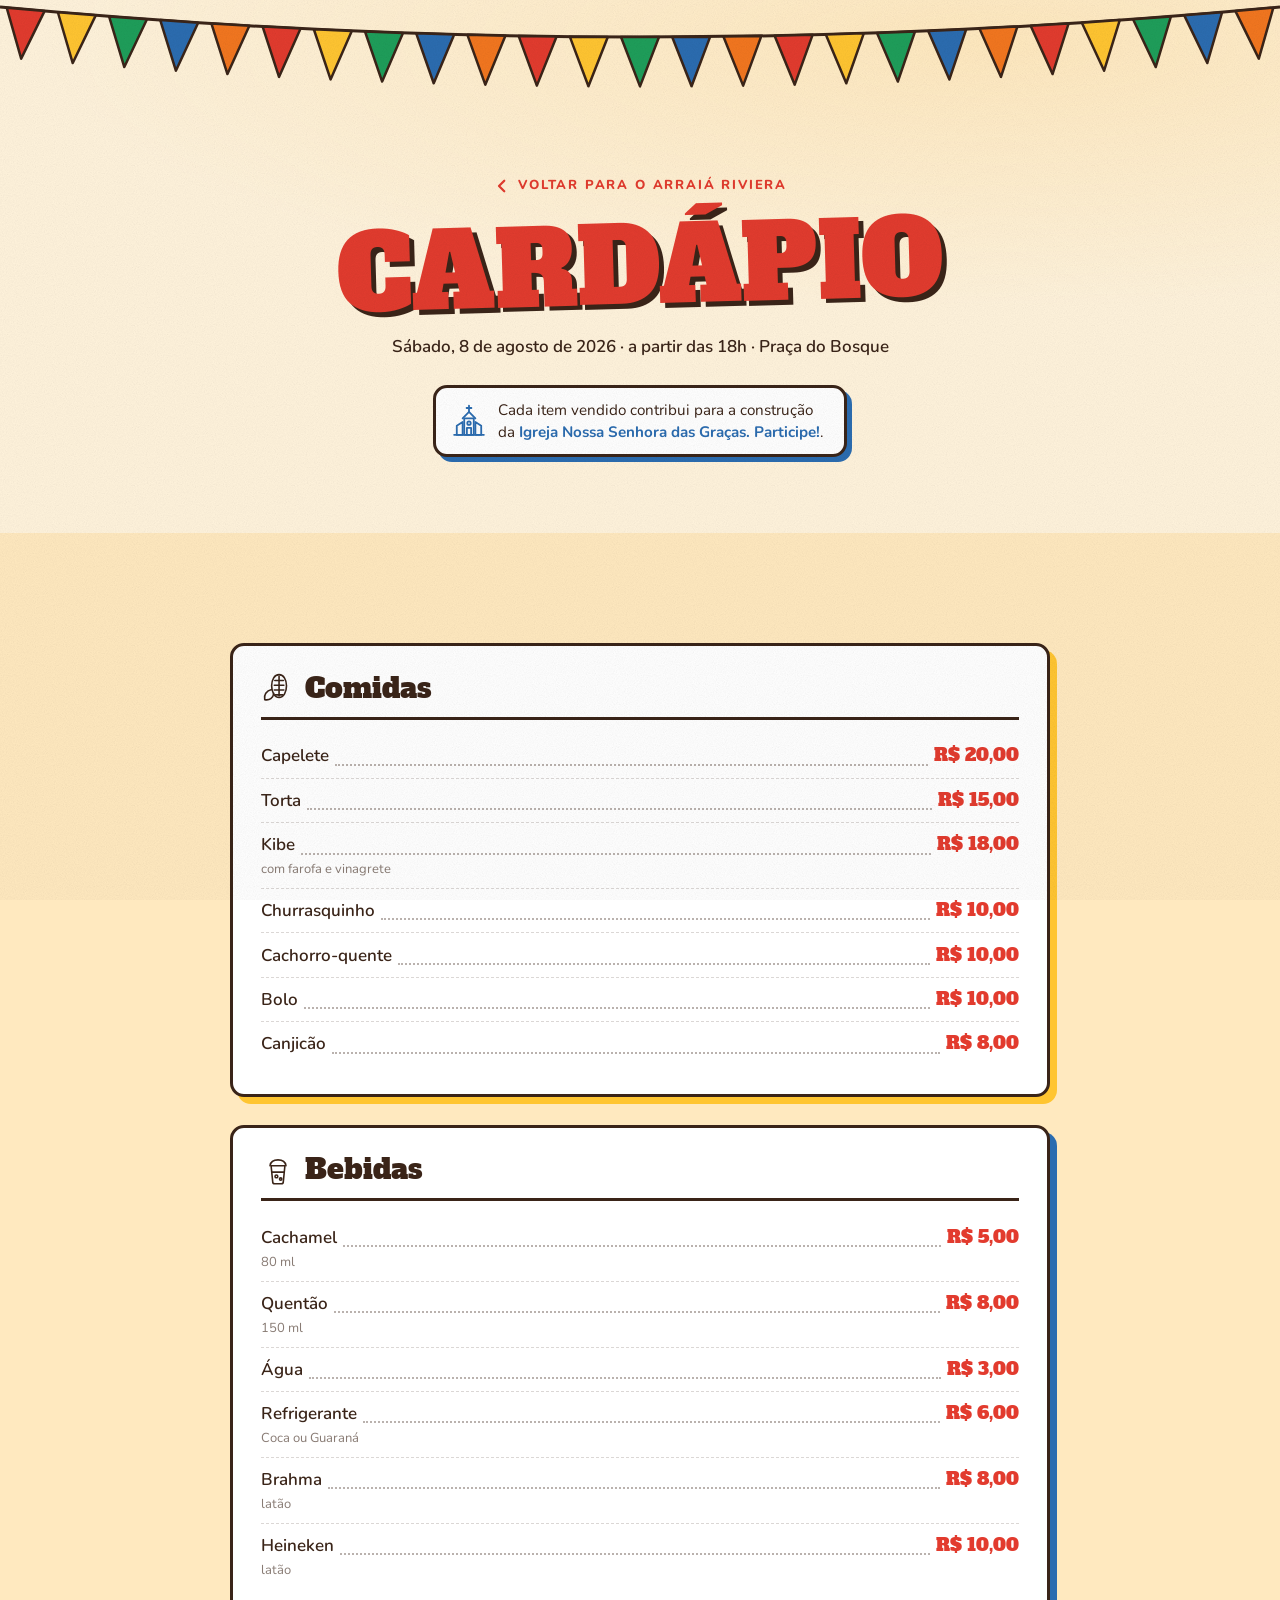
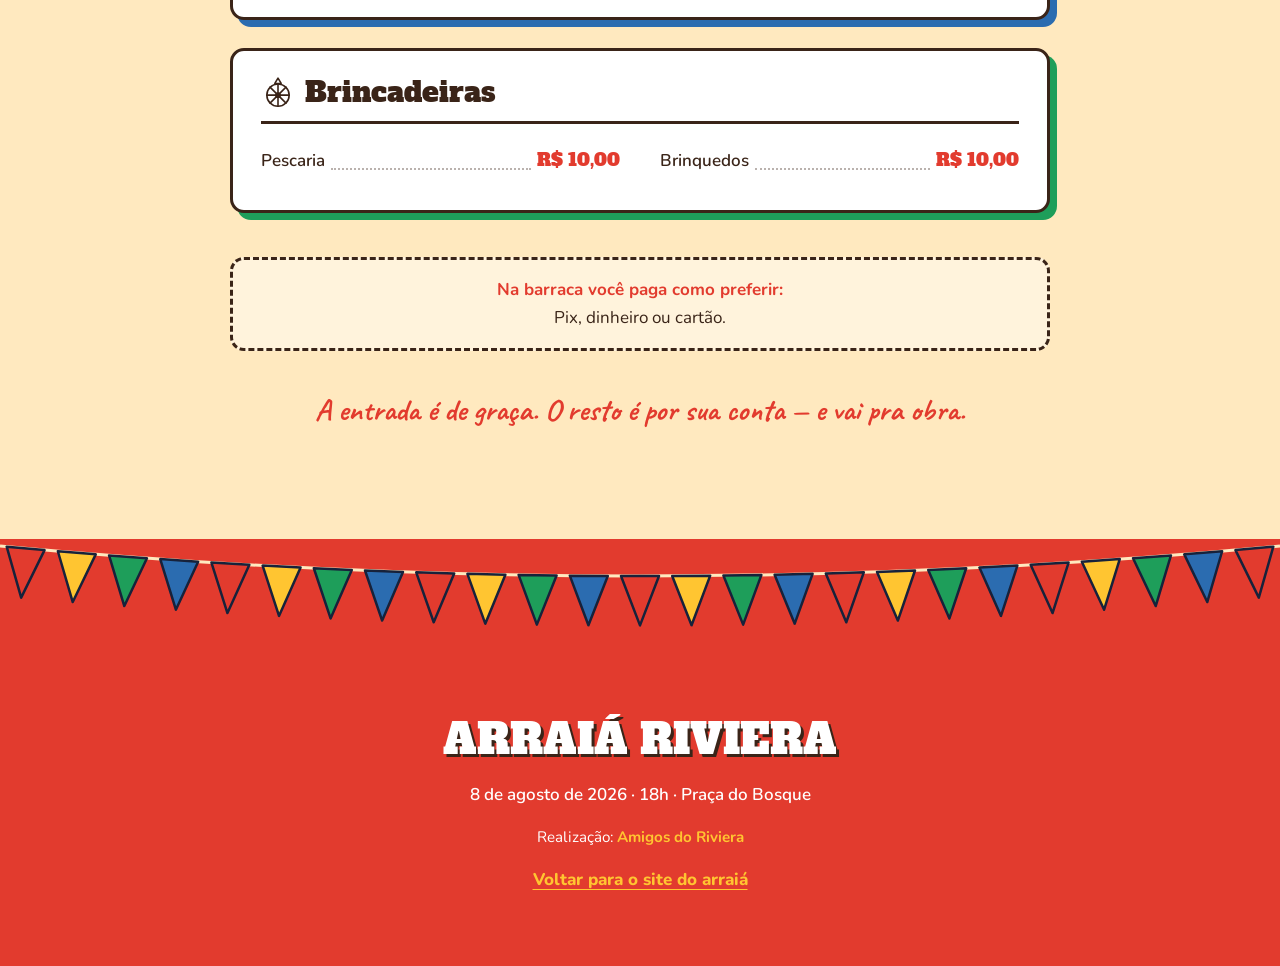
<file: cardapio.html>
<!doctype html>
<html lang="pt-BR">
<head>
<meta charset="utf-8">
<meta name="viewport" content="width=device-width, initial-scale=1">
<title>Cardápio — Arraiá Riviera</title>
<meta name="description" content="O cardápio do Arraiá Riviera: capelete, churrasquinho, kibe, cachorro-quente, canjicão, quentão, cerveja gelada e as brincadeiras. Sábado, 8 de agosto de 2026, na Praça do Bosque, em Colatina/ES.">
<meta name="theme-color" content="#FFF3DC">

<link rel="canonical" href="https://arraia-riviera.vercel.app/cardapio.html">
<meta property="og:type" content="website">
<meta property="og:title" content="Cardápio — Arraiá Riviera">
<meta property="og:description" content="Comidas, bebidas e brincadeiras do arraiá, com os preços. Toda a renda vai para a construção da Igreja Nossa Senhora das Graças.">
<meta property="og:image" content="assets/imagens/foto2.jpeg">
<meta property="og:locale" content="pt_BR">
<meta name="twitter:card" content="summary_large_image">

<link rel="icon" href="favicon.svg" type="image/svg+xml">
<link rel="preconnect" href="https://fonts.googleapis.com">
<link rel="preconnect" href="https://fonts.gstatic.com" crossorigin>
<link rel="stylesheet" href="https://fonts.googleapis.com/css2?family=Alfa+Slab+One&family=Caveat:wght@600;700&family=Nunito:wght@400;600;800&display=swap">
<link rel="stylesheet" href="styles.css">
</head>
<body>

<a class="pular" href="#conteudo">Pular para o conteúdo</a>

<!-- ============ Sprite de ícones (os mesmos da home) ============ -->
<svg class="sprite" aria-hidden="true" focusable="false">
  <defs>
    <symbol id="i-milho" viewBox="0 0 64 64">
      <path d="M34 5c9 0 14 10 14 21s-5 22-14 22-14-11-14-22S25 5 34 5Z"/>
      <path d="M34 8v37M26 16h16M25 25h18M25 34h18M27 43h14"/>
      <path d="M20 33C10 35 5 43 7 52c9 2 16-3 17-12"/>
    </symbol>
    <symbol id="i-copo" viewBox="0 0 64 64">
      <path d="M19 24h26l-3 30a4 4 0 0 1-4 4H26a4 4 0 0 1-4-4Z"/>
      <path d="M17 24c1-7 7-11 15-11s14 4 15 11"/>
      <path d="M21 36h22"/>
      <circle cx="29" cy="44" r="2.6"/><circle cx="37" cy="49" r="2.2"/>
    </symbol>
    <symbol id="i-roleta" viewBox="0 0 64 64">
      <circle cx="32" cy="36" r="21"/>
      <path d="M32 15v42M11 36h42M17 21l30 30M47 21 17 51"/>
      <circle cx="32" cy="36" r="4"/>
      <path d="M32 4l6 10H26Z"/>
    </symbol>
    <symbol id="i-igreja" viewBox="0 0 64 64">
      <path d="M32 3v11M27.5 7.5h9"/>
      <path d="M20 27 32 15l12 12"/>
      <path d="M23 27h18v31H23z"/>
      <path d="M9 41l11-7v24H9zM55 41l-11-7v24h11z"/>
      <path d="M28 45h8v13h-8z"/>
      <circle cx="32" cy="36" r="3.2"/>
      <path d="M4 58h56"/>
    </symbol>
  </defs>
</svg>

<!-- ============ TOPO ============ -->
<header class="sec sec--capa">
  <div class="varal varal--hero" data-varal data-cores="vermelho,amarelo,verde,azul,laranja" aria-hidden="true"></div>

  <div class="wrap capa">
    <a class="voltar" href="index.html">
      <svg viewBox="0 0 24 24" aria-hidden="true"><path d="M15 5l-7 7 7 7"/></svg>
      Voltar para o Arraiá Riviera
    </a>

    <h1 class="placa placa--capa">
      <span class="placa__l1">Cardápio</span>
    </h1>

    <p class="capa__evento">Sábado, 8 de agosto de 2026 · a partir das 18h · Praça do Bosque</p>

    <p class="selo-linha selo-causa">
      <svg class="selo-linha__ico" aria-hidden="true"><use href="#i-igreja"/></svg>
      <span>Cada item vendido contribui para a construção da <strong>Igreja Nossa Senhora das Graças. Participe!</strong>.</span>
    </p>
  </div>
</header>

<main id="conteudo" class="sec sec--cardapio">
  <div class="wrap cardapio">

    <!-- EDITAR: o cardápio é editado aqui mesmo. Pra incluir um item, copie uma
         linha <li class="item"> e troque o nome e o preço. -->
    <section class="grupo" style="--cor:var(--amarelo)" data-reveal aria-labelledby="g-comidas">
      <h2 class="grupo__titulo" id="g-comidas">
        <svg class="grupo__ico" aria-hidden="true"><use href="#i-milho"/></svg>
        Comidas
      </h2>
      <ul class="itens">
        <li class="item"><span class="item__nome">Capelete</span><span class="item__pontos" aria-hidden="true"></span><span class="item__preco">R$ 20,00</span></li>
        <li class="item"><span class="item__nome">Torta</span><span class="item__pontos" aria-hidden="true"></span><span class="item__preco">R$ 15,00</span></li>
        <li class="item"><span class="item__nome">Kibe</span><span class="item__pontos" aria-hidden="true"></span><span class="item__preco">R$ 18,00</span><span class="item__nota">com farofa e vinagrete</span></li>
        <li class="item"><span class="item__nome">Churrasquinho</span><span class="item__pontos" aria-hidden="true"></span><span class="item__preco">R$ 10,00</span></li>
        <li class="item"><span class="item__nome">Cachorro-quente</span><span class="item__pontos" aria-hidden="true"></span><span class="item__preco">R$ 10,00</span></li>
        <li class="item"><span class="item__nome">Bolo</span><span class="item__pontos" aria-hidden="true"></span><span class="item__preco">R$ 10,00</span></li>
        <li class="item"><span class="item__nome">Canjicão</span><span class="item__pontos" aria-hidden="true"></span><span class="item__preco">R$ 8,00</span></li>
      </ul>
    </section>

    <section class="grupo" style="--cor:var(--azul)" data-reveal aria-labelledby="g-bebidas">
      <h2 class="grupo__titulo" id="g-bebidas">
        <svg class="grupo__ico" aria-hidden="true"><use href="#i-copo"/></svg>
        Bebidas
      </h2>
      <ul class="itens">
        <li class="item"><span class="item__nome">Cachamel</span><span class="item__pontos" aria-hidden="true"></span><span class="item__preco">R$ 5,00</span><span class="item__nota">80 ml</span></li>
        <li class="item"><span class="item__nome">Quentão</span><span class="item__pontos" aria-hidden="true"></span><span class="item__preco">R$ 8,00</span><span class="item__nota">150 ml</span></li>
        <li class="item"><span class="item__nome">Água</span><span class="item__pontos" aria-hidden="true"></span><span class="item__preco">R$ 3,00</span></li>
        <li class="item"><span class="item__nome">Refrigerante</span><span class="item__pontos" aria-hidden="true"></span><span class="item__preco">R$ 6,00</span><span class="item__nota">Coca ou Guaraná</span></li>
        <li class="item"><span class="item__nome">Brahma</span><span class="item__pontos" aria-hidden="true"></span><span class="item__preco">R$ 8,00</span><span class="item__nota">latão</span></li>
        <li class="item"><span class="item__nome">Heineken</span><span class="item__pontos" aria-hidden="true"></span><span class="item__preco">R$ 10,00</span><span class="item__nota">latão</span></li>
      </ul>
    </section>

    <section class="grupo grupo--curto" style="--cor:var(--verde)" data-reveal aria-labelledby="g-brincadeiras">
      <h2 class="grupo__titulo" id="g-brincadeiras">
        <svg class="grupo__ico" aria-hidden="true"><use href="#i-roleta"/></svg>
        Brincadeiras
      </h2>
      <ul class="itens">
        <li class="item"><span class="item__nome">Pescaria</span><span class="item__pontos" aria-hidden="true"></span><span class="item__preco">R$ 10,00</span></li>
        <li class="item"><span class="item__nome">Brinquedos</span><span class="item__pontos" aria-hidden="true"></span><span class="item__preco">R$ 10,00</span></li>
      </ul>
    </section>

    <p class="pagamento">
      <strong>Na barraca você paga como preferir:</strong>
      Pix, dinheiro ou cartão.
    </p>

    <p class="mao cardapio__mao">A entrada é de graça. O resto é por sua conta — e vai pra obra.</p>
  </div>
</main>

<!-- ============ RODAPÉ ============ -->
<footer class="rodape">
  <div class="varal varal--rodape" data-varal data-cores="vermelho,amarelo,verde,azul" aria-hidden="true"></div>
  <div class="wrap rodape__wrap">
    <p class="rodape__marca">Arraiá Riviera</p>
    <p class="rodape__data">8 de agosto de 2026 · 18h · Praça do Bosque</p>
    <p class="rodape__org">Realização: <strong data-organizador>Amigos do Riviera</strong></p>
    <p class="rodape__links">
      <a href="index.html">Voltar para o site do arraiá</a>
    </p>
  </div>
</footer>

<script src="script.js"></script>
</body>
</html>
</file>
<file: styles.css>
/* ==========================================================================
   Arraiá Riviera — papel + xilogravura
   Paleta tirada de bandeirinha de papel de seda. Texto em marrom-tinta,
   nunca preto. Contorno grosso e sombra dura deslocada = traço de xilogravura.
   ========================================================================== */

:root{
  --papel:    #FFF3DC;
  --papel-2:  #FFE9BF;
  --tinta:    #3A2418;
  --vermelho: #E23B2E;
  --amarelo:  #FFC531;
  --verde:    #1E9E5A;
  --azul:     #2B6CB0;
  --laranja:  #F2761F;
  --noite:    #17223B;
  --noite-2:  #1F2E4F;

  --f-display: 'Alfa Slab One', Rockwell, Georgia, serif;
  --f-mao: 'Caveat', 'Segoe Script', cursive;
  --f-corpo: 'Nunito', system-ui, -apple-system, 'Segoe UI', sans-serif;

  --linha: 3px;                    /* espessura do contorno de xilogravura */
  --varal-h: 118px;
  --raio: 14px;
}

*,*::before,*::after{ box-sizing:border-box; }

html{ scroll-behavior:smooth; }

body{
  margin:0;
  background:var(--papel);
  color:var(--tinta);
  font-family:var(--f-corpo);
  font-size:1.0625rem;
  line-height:1.65;
  -webkit-font-smoothing:antialiased;
  overflow-x:hidden;
}

/* grão de papel por cima de tudo, sem atrapalhar cliques */
body::after{
  content:"";
  position:fixed; inset:0; z-index:99;
  pointer-events:none;
  opacity:.32;
  mix-blend-mode:multiply;
  background-image:url("data:image/svg+xml,%3Csvg xmlns='http://www.w3.org/2000/svg' width='160' height='160'%3E%3Cfilter id='n'%3E%3CfeTurbulence type='fractalNoise' baseFrequency='.9' numOctaves='3' stitchTiles='stitch'/%3E%3CfeColorMatrix type='saturate' values='0'/%3E%3C/filter%3E%3Crect width='160' height='160' filter='url(%23n)' opacity='.5'/%3E%3C/svg%3E");
}

img{ max-width:100%; display:block; }
.sprite{ position:absolute; width:0; height:0; overflow:hidden; }

/* ---------- acessibilidade ---------- */
.pular{
  position:absolute; left:-9999px; top:0; z-index:200;
  background:var(--tinta); color:var(--papel);
  padding:.75rem 1.25rem; border-radius:0 0 var(--raio) 0;
  font-weight:800;
}
.pular:focus{ left:0; }

:focus-visible{
  outline:4px solid var(--azul);
  outline-offset:3px;
  border-radius:4px;
}
.sec--noite :focus-visible{ outline-color:var(--amarelo); }

/* ---------- estrutura ---------- */
.wrap{
  width:100%;
  max-width:1080px;
  margin-inline:auto;
  padding-inline:clamp(20px,5vw,40px);
}

.sec{
  position:relative;
  padding-block:clamp(64px,9vw,110px);
}
.sec--atracoes,
.sec--palco,
.rodape{ padding-top:clamp(110px,13vw,168px); }

.sec--noite{ background:var(--noite); color:var(--papel); }
.sec--noite::before{
  content:""; position:absolute; inset:0; pointer-events:none;
  background-image:
    radial-gradient(2px 2px at 12% 18%, rgba(255,240,200,.7), transparent),
    radial-gradient(1.5px 1.5px at 78% 12%, rgba(255,240,200,.55), transparent),
    radial-gradient(2px 2px at 62% 34%, rgba(255,240,200,.45), transparent),
    radial-gradient(1.5px 1.5px at 32% 62%, rgba(255,240,200,.4), transparent),
    radial-gradient(2px 2px at 88% 72%, rgba(255,240,200,.5), transparent),
    radial-gradient(1.5px 1.5px at 8% 84%, rgba(255,240,200,.35), transparent);
}
.sec--noite > .wrap{ position:relative; z-index:1; }

/* ---------- tipografia ---------- */
.sobrelinha{
  margin:0 0 .6rem;
  font-size:.8125rem;
  font-weight:800;
  letter-spacing:.18em;
  text-transform:uppercase;
  color:var(--vermelho);
}
.sobrelinha--clara{ color:var(--amarelo); }
.sobrelinha--centro{ text-align:center; }
.sobrelinha--mao{
  font-family:var(--f-mao);
  font-size:clamp(1.3rem,3.4vw,1.75rem);
  font-weight:700;
  letter-spacing:0;
  text-transform:none;
  color:var(--verde);
}

.mao{
  font-family:var(--f-mao);
  font-size:clamp(1.4rem,3.6vw,1.9rem);
  font-weight:700;
  line-height:1.25;
  color:var(--vermelho);
}

.titulo{
  font-family:var(--f-display);
  font-weight:400;
  font-size:clamp(2rem,5.4vw,3.5rem);
  line-height:1.05;
  letter-spacing:.005em;
  margin:0 0 1.25rem;
  text-shadow:3px 3px 0 var(--amarelo);
}
.titulo--centro{ text-align:center; margin-bottom:clamp(2rem,5vw,3.25rem); }
.titulo--claro{ color:var(--papel); text-shadow:3px 3px 0 var(--vermelho); }

/* placa pintada à mão do hero */
.placa{
  margin:.2rem 0 1.5rem;
  font-family:var(--f-display);
  font-weight:400;
  font-size:clamp(3.4rem,15.5vw,9.5rem);
  line-height:.86;
  letter-spacing:-.005em;
  text-transform:uppercase;
  display:flex; flex-direction:column; align-items:flex-start;
}
.placa__l1,
.placa__l2{ display:block; transform-origin:left center; }
.placa__l1{
  color:var(--vermelho);
  transform:rotate(-1.6deg);
  text-shadow:5px 5px 0 var(--tinta);
}
.placa__l2{
  color:var(--azul);
  transform:rotate(1.1deg);
  margin-left:.06em;
  text-shadow:5px 5px 0 var(--amarelo);
}

/* ---------- varal de bandeirinhas (elemento assinatura) ---------- */
.varal{
  position:absolute;
  inset-inline:0;
  top:0;
  height:var(--varal-h);
  z-index:5;
  pointer-events:none;
  --sway:0deg;                 /* atualizado pelo scroll no script.js */
}
.varal svg{ display:block; width:100%; height:100%; overflow:visible; }
.varal .corda{ fill:none; stroke:var(--tinta); stroke-width:3; }
.varal--noite .corda,
.varal--rodape .corda{ stroke:var(--papel-2); }
.varal .bandeira{
  stroke:var(--tinta);
  stroke-width:2.5;
  stroke-linejoin:round;
  transform-box:fill-box;
  transform-origin:top center;
  animation:balanca 3.4s ease-in-out infinite alternate;
}
.varal--noite .bandeira,
.varal--rodape .bandeira{ stroke:var(--noite); }

@keyframes balanca{
  from{ transform:rotate(calc(-2.2deg + var(--sway))); }
  to  { transform:rotate(calc( 2.2deg + var(--sway))); }
}

/* ---------- hero ---------- */
.hero{
  padding-top:clamp(130px,17vw,200px);
  padding-bottom:clamp(56px,8vw,90px);
  background:
    radial-gradient(120% 80% at 78% 8%, var(--papel-2), transparent 62%),
    var(--papel);
  overflow:hidden;
}
.hero__wrap{ position:relative; z-index:1; }
.hero__lead{
  max-width:34ch;
  font-size:clamp(1.05rem,2.3vw,1.3rem);
  margin:0 0 2rem;
}

/* ficha de dados: quatro tiras de papel */
.ficha{
  list-style:none;
  margin:0 0 2rem;
  padding:0;
  display:grid;
  gap:.75rem;
  grid-template-columns:repeat(auto-fit,minmax(160px,1fr));
  max-width:760px;
}
.ficha li{
  background:#fff;
  border:var(--linha) solid var(--tinta);
  border-radius:var(--raio);
  padding:.85rem 1rem;
  box-shadow:5px 5px 0 var(--amarelo);
}
.ficha li.ficha--free{ box-shadow:5px 5px 0 var(--verde); }
.ficha__rot{
  display:block;
  font-size:.6875rem; font-weight:800;
  letter-spacing:.16em; text-transform:uppercase;
  color:var(--vermelho);
}
.ficha strong{
  display:block;
  font-family:var(--f-display); font-weight:400;
  font-size:1.35rem; line-height:1.2; margin-block:.15rem;
}
.ficha__nota{
  display:block;
  font-size:.8125rem; opacity:.7;
}

/* selos do hero — uma linha emoldurada por informação que não pode passar batida */
.selo-linha{
  display:flex; align-items:center; gap:.75rem;
  max-width:46ch;
  margin:0 0 .85rem;
  padding:.7rem 1rem;
  background:#fff;
  border:var(--linha) solid var(--tinta);
  border-radius:var(--raio);
  font-size:.95rem; line-height:1.45;
  color:var(--tinta); text-decoration:none;
}
.selo-linha__ico{
  width:34px; height:34px; flex:none;
  fill:none; stroke-width:3.4;
  stroke-linecap:round; stroke-linejoin:round;
}
/* a doação, em azul — a cor de Nossa Senhora das Graças. É o último selo do
   hero, então é ele que abre espaço até a ficha do evento. */
.selo-causa{
  margin-bottom:2rem;
  box-shadow:5px 5px 0 var(--azul);
}
.selo-causa .selo-linha__ico{ stroke:var(--azul); }
.selo-causa strong{ color:var(--azul); }

/* a música ao vivo, em vermelho. É link: leva pra seção do palco. */
.selo-musica{
  box-shadow:5px 5px 0 var(--vermelho);
  transition:transform .15s ease, box-shadow .15s ease;
}
.selo-musica .selo-linha__ico{ stroke:var(--vermelho); }
.selo-musica strong{ color:var(--vermelho); }
.selo-musica:hover{ transform:translate(-2px,-2px); box-shadow:8px 8px 0 var(--vermelho); }

/* contagem regressiva — placa emoldurada, o destaque do hero */
.contagem{ margin:0 0 2rem; }
.contagem--destaque{
  /* block + fit-content: a placa encolhe até o conteúdo, mas continua
     ocupando a linha toda — o botão logo abaixo não sobe pro lado dela. */
  display:block;
  width:fit-content;
  max-width:100%;
  padding:1.15rem clamp(1rem,3vw,1.6rem) 1.25rem;
  background:#fff;
  border:var(--linha) solid var(--tinta);
  border-radius:var(--raio);
  box-shadow:8px 8px 0 var(--vermelho);
}
.contagem__rot{
  margin:0 0 .65rem;
  font-family:var(--f-mao);
  font-size:clamp(1.5rem,4vw,2.1rem); font-weight:700;
  line-height:1.1;
  color:var(--vermelho);
}
.contagem__blocos{ display:flex; flex-wrap:wrap; gap:clamp(.5rem,1.6vw,.85rem); }
.bloco{
  min-width:clamp(76px,17vw,104px);
  text-align:center;
  background:var(--tinta);
  color:var(--papel);
  border:var(--linha) solid var(--tinta);
  border-radius:12px;
  padding:.55rem .7rem .5rem;
  box-shadow:4px 4px 0 var(--cor,var(--amarelo));
}
.bloco b{
  display:block;
  font-family:var(--f-display); font-weight:400;
  font-size:clamp(2.1rem,6.2vw,3.15rem); line-height:1.02;
  font-variant-numeric:tabular-nums;
  color:var(--cor,var(--amarelo));
}
.bloco i{
  display:block;
  font-style:normal;
  margin-top:.2rem;
  font-size:.6875rem; font-weight:800;
  letter-spacing:.14em; text-transform:uppercase;
  opacity:.85;
}
.contagem__pe{
  margin:.85rem 0 0;
  font-size:.75rem; font-weight:800;
  letter-spacing:.16em; text-transform:uppercase;
  color:var(--tinta); opacity:.6;
}
.contagem--fim .contagem__blocos,
.contagem--fim .contagem__pe{ display:none; }
.contagem--fim .contagem__rot{
  max-width:30ch;
  margin:0;
  font-size:clamp(1.5rem,3.6vw,2rem);
  color:var(--vermelho);
}

/* ---------- botão ---------- */
.botao{
  display:inline-flex; align-items:center; gap:.6rem;
  background:var(--vermelho); color:#fff;
  font-family:var(--f-corpo); font-weight:800;
  font-size:1.05rem; text-decoration:none;
  padding:.9rem 1.5rem;
  border:var(--linha) solid var(--tinta);
  border-radius:999px;
  box-shadow:5px 5px 0 var(--tinta);
  transition:transform .15s ease, box-shadow .15s ease;
}
.botao--grande{ font-size:clamp(1.05rem,2.2vw,1.2rem); padding:1rem 1.9rem; }
.botao--claro{ background:var(--amarelo); color:var(--tinta); box-shadow:5px 5px 0 var(--papel-2); }
.botao:hover{ transform:translate(-2px,-2px); box-shadow:8px 8px 0 var(--tinta); }
.botao--claro:hover{ box-shadow:8px 8px 0 var(--papel-2); }
.botao:active{ transform:translate(2px,2px); box-shadow:2px 2px 0 var(--tinta); }
.botao__ico{
  width:22px; height:22px; flex:none;
  fill:none; stroke:currentColor; stroke-width:2; stroke-linejoin:round;
}

/* ---------- o convite ---------- */
.sec--convite{ background:var(--papel-2); }
.convite{
  display:grid; gap:clamp(2rem,5vw,3.5rem);
  grid-template-columns:1fr;
  align-items:center;
}
.convite__texto p{ max-width:48ch; }
.mao--assinatura{ margin-top:1.5rem; }
.arte-fogueira{ width:min(100%,260px); margin-inline:auto; }
.arte-fogueira use{ fill:none; stroke:var(--tinta); stroke-width:3.2; stroke-linecap:round; stroke-linejoin:round; }

/* ---------- como foi em 2025 ----------
   O mural alinha o vídeo e a foto retrato pela matemática das colunas:
   vídeo 9:16 em 3fr  →  altura 3u × 16/9 = 5.333u
   foto  3:4  em 4fr  →  altura 4u ×  4/3 = 5.333u
   Ou seja: topo e base batem em qualquer largura de tela, sem altura fixa. */
.mural{
  display:grid;
  gap:clamp(1.25rem,3vw,2rem);
  grid-template-columns:1fr;
  justify-items:center;
  margin-bottom:clamp(1.25rem,3vw,2rem);
}

.filme,
.retrato,
.mural__faixa{
  margin:0;
  width:100%;
}
.filme__quadro{ position:relative; }
/* height:auto, nunca 100%: num pai de altura automática o percentual não
   resolve, a imagem tomava a figure inteira e a legenda ficava de fora do
   fluxo — caía em cima do texto da coluna seguinte. A altura certa vem da
   aspect-ratio que cada uma declara logo abaixo. */
.filme__video,
.retrato img,
.mural__faixa img{
  display:block;
  width:100%; height:auto;
  background:var(--noite-2);
  border:var(--linha) solid var(--amarelo);
  border-radius:var(--raio);
  box-shadow:8px 8px 0 rgba(0,0,0,.4);
  object-fit:cover;
}
.filme__video{ aspect-ratio:9/16; }
.retrato img{ aspect-ratio:3/4; }
.mural__faixa img{ aspect-ratio:3/2; object-position:center 62%; }

.filme figcaption,
.retrato figcaption,
.mural__faixa figcaption{
  margin-top:.7rem;
  font-family:var(--f-mao);
  font-size:1.2rem;
  text-align:center;
  color:var(--amarelo); opacity:.85;
}

/* botão de play por cima do poster. Sai de cena quando o vídeo começa,
   liberando os controles nativos do navegador. */
.filme__play{
  position:absolute;
  inset:0;
  display:grid; place-content:center;
  gap:.5rem;
  background:rgba(23,34,59,.32);
  border:none;
  border-radius:var(--raio);
  color:var(--papel);
  font-family:var(--f-corpo); font-weight:800;
  font-size:.8125rem; letter-spacing:.16em; text-transform:uppercase;
  text-shadow:2px 2px 0 rgba(0,0,0,.6);
  cursor:pointer;
  transition:background .18s ease;
}
.filme__play svg{
  width:clamp(58px,13vw,76px); height:clamp(58px,13vw,76px);
  justify-self:center;
  fill:var(--amarelo);
  stroke:var(--tinta); stroke-width:3; stroke-linejoin:round;
  filter:drop-shadow(4px 4px 0 rgba(0,0,0,.45));
}
.filme__play:hover{ background:rgba(23,34,59,.12); }
.filme--tocando .filme__play{ display:none; }

.mural__nota p{ margin:0; }
.mural__nota .mao{ margin-bottom:.5rem; color:var(--amarelo); }
.mural__nota{ max-width:42ch; opacity:.92; }
/* Empilhada, a nota fica logo abaixo das legendas das fotos — e "Foi assim ano
   passado" é a mesma letra de mão amarela que elas. Sem esta folga as duas
   linhas leem como um bloco só. Na coluna própria (≥900px) a folga não é
   necessária: o que separa ali é o vão da grade. */
.mural__nota{ margin-top:clamp(.75rem,3vw,1.5rem); }

/* ---------- grade de atrações ---------- */
.grade{
  list-style:none; margin:0; padding:0;
  display:grid; gap:clamp(1rem,2.4vw,1.5rem);
  grid-template-columns:repeat(auto-fit,minmax(280px,1fr));
}
.card{
  background:#fff;
  border:var(--linha) solid var(--tinta);
  border-radius:var(--raio);
  padding:1.35rem 1.35rem 1.5rem;
  box-shadow:6px 6px 0 var(--cor,var(--amarelo));
  transition:transform .18s ease, box-shadow .18s ease;
}
.card:hover{ transform:translate(-3px,-3px); box-shadow:9px 9px 0 var(--cor,var(--amarelo)); }
.card__ico{
  width:56px; height:56px; display:block; margin-bottom:.7rem;
  fill:none; stroke:var(--tinta); stroke-width:3;
  stroke-linecap:round; stroke-linejoin:round;
}
.card h3{
  margin:0 0 .35rem;
  font-family:var(--f-display); font-weight:400;
  font-size:1.25rem; line-height:1.2;
}
.card p{ margin:0; font-size:.95rem; }

/* ---------- música ao vivo ---------- */
.palco__cabeca{ text-align:center; }
.palco__marca{
  width:clamp(64px,13vw,86px); height:clamp(64px,13vw,86px);
  margin:0 auto .9rem;
  display:block;
  fill:none; stroke:var(--amarelo); stroke-width:3;
  stroke-linecap:round; stroke-linejoin:round;
}
.palco__lead{
  max-width:48ch;
  margin:-.5rem auto 0;
  opacity:.92;
}
/* faixa de três selos: o resumo da noite antes de detalhar cada atração */
.palco__faixa{
  list-style:none; margin:1.5rem 0 0; padding:0;
  display:flex; flex-wrap:wrap; justify-content:center;
  gap:.5rem .6rem;
}
.palco__faixa li{
  padding:.4rem .9rem;
  border:2px solid var(--amarelo);
  border-radius:999px;
  font-size:.75rem; font-weight:800;
  letter-spacing:.14em; text-transform:uppercase;
  color:var(--amarelo);
}

/* uma atração por bloco largo, com a foto trocando de lado */
.palco{
  display:grid;
  gap:clamp(2.75rem,7vw,4.5rem);
  margin-top:clamp(2.5rem,6vw,4rem);
}
.ato{
  display:grid;
  gap:clamp(1.25rem,3.5vw,2.5rem);
  grid-template-columns:1fr;
  align-items:center;
}
/* Placa branca: as duas fotos são de estúdio de fundo claro, então a placa
   funciona como extensão do fundo delas em vez de brigar com o azul-noite.
   A imagem entra na proporção do arquivo (height:auto) — nada de recorte. */
.ato__foto{
  margin:0;
  background:#fff;
  border:var(--linha) solid var(--amarelo);
  border-radius:var(--raio);
  box-shadow:8px 8px 0 rgba(0,0,0,.4);
  overflow:hidden;
}
.ato__foto img{
  width:100%; height:auto;
  display:block;
}
.ato__ordem{
  display:inline-block;
  margin:0 0 .7rem;
  padding:.3rem .8rem;
  background:var(--amarelo);
  color:var(--tinta);
  border-radius:999px;
  font-size:.6875rem; font-weight:800;
  letter-spacing:.14em; text-transform:uppercase;
}
.ato__tag{
  margin:0;
  font-size:.8125rem; font-weight:800;
  letter-spacing:.16em; text-transform:uppercase;
  color:var(--amarelo);
}
.ato__nome{
  margin:.2rem 0 .6rem;
  font-family:var(--f-display); font-weight:400;
  font-size:clamp(1.9rem,5vw,2.9rem); line-height:1.08;
  color:var(--papel);
  text-shadow:3px 3px 0 var(--vermelho);
}
.ato__desc{ margin:0; max-width:46ch; opacity:.9; }

/* ---------- área kids ---------- */
.sec--kids{ background:var(--verde); color:#fff; }
.kids{
  display:grid; gap:clamp(1.5rem,4vw,3rem);
  grid-template-columns:1fr;
  align-items:center;
}
.kids .sobrelinha{ color:var(--amarelo); }
.kids .titulo{ color:#fff; text-shadow:3px 3px 0 var(--tinta); }
.kids__texto p{ max-width:48ch; }
.kids__texto strong{ color:var(--amarelo); }
.arte-catavento{ width:min(100%,190px); margin-inline:auto; }
.arte-catavento use{ fill:none; stroke:#fff; stroke-width:3.4; stroke-linecap:round; stroke-linejoin:round; }

/* ---------- a causa ---------- */
.sec--causa{ background:var(--azul); color:#fff; }
.causa{
  display:grid;
  gap:clamp(1.5rem,4vw,3rem);
  grid-template-columns:1fr;
  align-items:center;
}
.causa .titulo{ color:#fff; text-shadow:3px 3px 0 var(--tinta); }
.causa__texto p{ max-width:50ch; }
.causa__texto strong{ color:var(--amarelo); }
.causa__forte{
  margin-block:1.25rem;
  padding:1rem 1.15rem;
  background:rgba(255,255,255,.1);
  border-left:6px solid var(--amarelo);
  border-radius:0 var(--raio) var(--raio) 0;
  font-size:clamp(1.05rem,2.4vw,1.25rem);
  font-weight:600;
}
.arte-igreja{ width:min(100%,210px); margin-inline:auto; }
.arte-igreja use{
  fill:none; stroke:#fff; stroke-width:3.2;
  stroke-linecap:round; stroke-linejoin:round;
}

/* carimbo redondo */
.selo{
  display:grid; place-content:center; align-content:center;
  width:clamp(118px,26vw,150px); aspect-ratio:1;
  margin:0 auto;
  text-align:center;
  color:var(--amarelo);
  border:4px solid var(--amarelo);
  border-radius:50%;
  transform:rotate(-9deg);
}
.selo__num{
  display:block;
  font-family:var(--f-display); font-weight:400;
  font-size:clamp(1.9rem,5vw,2.5rem); line-height:1;
}
.selo__txt{
  display:block;
  margin-top:.2rem;
  font-size:.6875rem; font-weight:800;
  letter-spacing:.16em; text-transform:uppercase;
}

/* ---------- o projeto da igreja ----------
   Mesmo azul da causa, com o topo mais curto: as duas seções são o mesmo
   assunto e devem ler como uma coisa só, não como duas faixas iguais. */
.sec--projeto{
  background:var(--azul);
  color:#fff;
  padding-top:0;
}
.sec--projeto .titulo{ color:#fff; text-shadow:3px 3px 0 var(--tinta); }
.projeto__lead{
  max-width:52ch;
  margin:-1rem auto clamp(2rem,5vw,2.75rem);
  text-align:center;
}

.galeria-igreja{
  list-style:none; margin:0; padding:0;
  display:grid; gap:clamp(.85rem,2.2vw,1.35rem);
  grid-template-columns:1fr;
}
.galeria-igreja figure{ margin:0; }
/* O height:auto é obrigatório: sem ele o atributo height="1120" do HTML vale
   como altura em px, os dois eixos ficam definidos e a aspect-ratio é ignorada
   — as imagens saíam com 319 de largura por 1120 de altura.
   O --recorte deixa cada figura escolher de onde o corte sai: os renders são
   16:9 e 5:4 misturados, e no corte centralizado as cruzes do alto das torres
   e o crucifixo do altar ficavam de fora. */
.galeria-igreja img{
  width:100%; height:auto;
  aspect-ratio:3/2;
  object-fit:cover;
  object-position:var(--recorte,center);
  display:block;
  background:var(--noite-2);
  border:var(--linha) solid var(--amarelo);
  border-radius:var(--raio);
  box-shadow:6px 6px 0 rgba(0,0,0,.28);
}
.galeria-igreja figcaption{
  margin-top:.5rem;
  font-family:var(--f-mao); font-size:1.15rem;
  text-align:center;
  color:var(--amarelo); opacity:.9;
}

/* a frase que fecha a seção — é o destaque da causa na página */
.frase-destaque{
  max-width:22ch;
  margin:clamp(2.5rem,6vw,3.75rem) auto 0;
  padding-top:clamp(1.5rem,4vw,2rem);
  border-top:var(--linha) solid var(--amarelo);
  font-family:var(--f-display); font-weight:400;
  font-size:clamp(1.5rem,4.4vw,2.6rem); line-height:1.2;
  text-align:center;
  color:var(--amarelo);
  text-shadow:3px 3px 0 var(--tinta);
}

/* ---------- obrigado, comunidade ---------- */
.sec--obrigado{ background:var(--papel); }
.obrigado{
  max-width:640px;
  margin-inline:auto;
  padding:clamp(1.75rem,5vw,2.75rem) clamp(1.25rem,4vw,2.5rem) clamp(2rem,5vw,2.75rem);
  background:#fff;
  border:var(--linha) solid var(--tinta);
  border-radius:var(--raio);
  box-shadow:8px 8px 0 var(--verde);
  text-align:center;
}
.obrigado__mao{
  margin:0 0 .25rem;
  font-family:var(--f-mao); font-weight:700;
  font-size:clamp(3rem,10vw,4.75rem); line-height:1;
  color:var(--verde);
}
.obrigado .titulo{
  font-size:clamp(1.5rem,4vw,2.15rem);
  margin-bottom:1.25rem;
}
.obrigado p{ margin:0 0 .9rem; }
.obrigado p:last-child{ margin-bottom:0; }
.obrigado strong{ color:var(--verde); }

/* ---------- patrocinadores ---------- */
.sec--patros{ background:var(--papel-2); }
.patros__lead{
  max-width:52ch;
  margin:-1rem auto clamp(2rem,5vw,2.75rem);
  text-align:center;
}
.patros{
  list-style:none; margin:0; padding:0;
  display:grid; gap:clamp(.85rem,2vw,1.25rem);
  grid-template-columns:repeat(auto-fit,minmax(150px,1fr));
}
/* Placa branca com respiro: os logos têm fundos diferentes (branco, preto,
   vermelho) e entram inteiros, sem recorte nem distorção. */
.patros__item{
  position:relative;
  aspect-ratio:3/2;
  background:#fff;
  border:var(--linha) solid var(--tinta);
  border-radius:var(--raio);
  box-shadow:5px 5px 0 var(--amarelo);
  transition:transform .18s ease, box-shadow .18s ease;
}
.patros__item:hover{ transform:translate(-3px,-3px); box-shadow:8px 8px 0 var(--amarelo); }
/* A imagem é posicionada pelos quatro lados, com um respiro de .9rem. Isso dá
   a ela uma caixa de tamanho definido, que é o ponto: com a imagem no fluxo,
   ela ficava no tamanho intrínseco (um height:100% não resolve contra uma
   altura vinda de aspect-ratio) — os logos quadrados esticavam a própria
   placa e a grade saía com alturas de 100 a 151px na mesma linha.
   O object-fit:contain encaixa o logo aí dentro, sem cortar nem distorcer. */
.patros__item img{
  position:absolute;
  inset:0;
  width:100%; height:100%;
  padding:.9rem;
  object-fit:contain;
}
.patros__pe{
  margin:clamp(1.75rem,4vw,2.5rem) 0 0;
  text-align:center;
}

/* ---------- onde e quando ---------- */
.onde{
  display:grid; gap:clamp(1.5rem,4vw,2.5rem);
  grid-template-columns:1fr;
  max-width:900px; margin-inline:auto;
}
.onde__dados{
  margin:0;
  display:grid; gap:1px;
  background:rgba(255,243,220,.25);
  border:var(--linha) solid var(--amarelo);
  border-radius:var(--raio);
  overflow:hidden;
}
.onde__dados > div{ background:var(--noite); padding:1rem 1.2rem; }
.onde__dados dt{
  font-size:.6875rem; font-weight:800;
  letter-spacing:.16em; text-transform:uppercase;
  color:var(--amarelo);
}
.onde__dados dd{
  margin:.2rem 0 0;
  font-family:var(--f-display); font-weight:400;
  font-size:1.2rem; line-height:1.3;
}
.onde__end{
  display:block;
  font-family:var(--f-corpo); font-size:.9rem; font-weight:400;
  opacity:.7;
}
.avisos{
  list-style:none; margin:0; padding:0;
  display:grid; gap:.85rem; align-content:start;
}
.avisos li{
  position:relative;
  padding-left:1.9rem;
  font-size:.98rem;
  opacity:.92;
}
.avisos li::before{
  content:"";
  position:absolute; left:0; top:.45em;
  width:13px; height:13px;
  background:var(--amarelo);
  clip-path:polygon(50% 0,100% 0,50% 100%,0 0);
}
/* ---------- mapa ---------- */
.mapa{
  margin:clamp(2rem,5vw,3rem) auto 0;
  max-width:900px;
}
.mapa__quadro{
  display:grid; place-items:center; align-content:center;
  gap:.35rem;
  aspect-ratio:16/9;
  padding:1.5rem;
  text-align:center;
  background:
    repeating-linear-gradient(45deg, rgba(255,197,49,.07) 0 12px, transparent 12px 24px),
    var(--noite-2);
  border:var(--linha) solid var(--amarelo);
  border-radius:var(--raio);
  overflow:hidden;
}
.mapa__pin{
  width:52px; height:52px;
  fill:none; stroke:var(--amarelo); stroke-width:1.6; stroke-linejoin:round;
}
.mapa__local{
  margin:.35rem 0 0;
  font-family:var(--f-display); font-weight:400;
  font-size:clamp(1.3rem,3.4vw,1.75rem); line-height:1.2;
  color:var(--papel);
}
.mapa__end{ margin:0 0 1rem; font-size:.95rem; opacity:.8; }
.mapa__frame{
  display:block;
  width:100%; height:100%;
  border:0;
}
/* Com o iframe dentro, o quadro deixa de ser cartaz e vira só moldura. */
.mapa--aberto .mapa__quadro{
  display:block;
  padding:0;
  background:var(--noite-2);
}
.mapa__nota{
  margin:.7rem 0 0;
  font-size:.8125rem;
  text-align:center;
  opacity:.65;
}

.onde__cta{ text-align:center; margin:clamp(1.75rem,4vw,2.5rem) 0 0; }

/* ---------- rodapé ---------- */
.rodape{
  position:relative;
  background:var(--vermelho);
  color:#fff;
  padding-bottom:clamp(48px,7vw,72px);
  text-align:center;
}
.rodape__marca{
  margin:0;
  font-family:var(--f-display); font-weight:400;
  font-size:clamp(1.8rem,5vw,2.6rem);
  text-transform:uppercase;
  text-shadow:3px 3px 0 var(--tinta);
}
.rodape__data{ margin:.4rem 0 0; font-weight:600; }
.rodape__org{ margin:1rem 0 0; font-size:.95rem; }
.rodape__org strong{ color:var(--amarelo); }
.rodape__causa{
  max-width:46ch;
  margin:.5rem auto 0;
  font-size:.9rem;
  opacity:.9;
}
.rodape__mao{ margin:1.25rem 0 0; color:var(--amarelo); }

/* ==========================================================================
   Cardápio (cardapio.html)
   Página à parte, mesma folha de estilo: reaproveita .sec, .wrap, .varal,
   .placa, .selo-linha, .rodape e [data-reveal] da home.
   ========================================================================== */

.sec--capa{
  padding-top:clamp(120px,16vw,175px);
  padding-bottom:clamp(28px,5vw,44px);
  background:
    radial-gradient(120% 80% at 78% 8%, var(--papel-2), transparent 62%),
    var(--papel);
  overflow:hidden;
}
.capa{ position:relative; z-index:1; text-align:center; }

/* O z-index não é enfeite: a .placa tem line-height .86, então o texto vaza
   pra cima da própria caixa e chegava a cobrir este link — o clique ia parar
   na palavra "Cardápio" e o link não funcionava. */
.voltar{
  position:relative; z-index:1;
  display:inline-flex; align-items:center; gap:.45rem;
  margin-bottom:1rem;
  font-size:.8125rem; font-weight:800;
  letter-spacing:.14em; text-transform:uppercase;
  color:var(--vermelho); text-decoration:none;
}
.voltar svg{
  width:18px; height:18px;
  fill:none; stroke:currentColor; stroke-width:3;
  stroke-linecap:round; stroke-linejoin:round;
}
.voltar:hover{ text-decoration:underline; text-underline-offset:4px; }

/* A folga de topo é em `em` porque o vazamento do texto cresce junto com a
   fonte, que vai de 2.9rem a 6.5rem pelo clamp: em px resolveria numa largura
   de tela e falharia na outra. */
.placa--capa{
  align-items:center;
  font-size:clamp(2.9rem,13vw,6.5rem);
  margin:.18em 0 .75rem;
}
.capa__evento{ margin:0 0 1.5rem; font-weight:600; }
/* na capa o selo fica centralizado, não alinhado à esquerda como no hero */
.capa .selo-linha{ margin-inline:auto; text-align:left; }

.sec--cardapio{ background:var(--papel-2); }
.cardapio{
  display:grid;
  gap:clamp(1.25rem,3vw,1.75rem);
  max-width:900px;
}

/* cada grupo é uma placa de papel com a sua cor */
.grupo{
  background:#fff;
  border:var(--linha) solid var(--tinta);
  border-radius:var(--raio);
  box-shadow:7px 7px 0 var(--cor,var(--amarelo));
  padding:clamp(1.1rem,3vw,1.6rem) clamp(1rem,3vw,1.75rem) clamp(1.25rem,3vw,1.75rem);
}
.grupo__titulo{
  display:flex; align-items:center; gap:.6rem;
  margin:0 0 .9rem;
  padding-bottom:.7rem;
  border-bottom:var(--linha) solid var(--tinta);
  font-family:var(--f-display); font-weight:400;
  font-size:clamp(1.3rem,3.6vw,1.75rem); line-height:1.2;
}
.grupo__ico{
  width:34px; height:34px; flex:none;
  fill:none; stroke:var(--tinta); stroke-width:3;
  stroke-linecap:round; stroke-linejoin:round;
}

.itens{ list-style:none; margin:0; padding:0; }
/* flex-wrap + a nota ocupando 100%: o nome fica sempre numa linha só, então a
   linha pontilhada continua ligando nome e preço, e a nota desce sozinha. */
.item{
  display:flex; flex-wrap:wrap; align-items:baseline; gap:0 .4rem;
  padding:.45rem 0;
}
.item + .item{ border-top:1px dashed rgba(58,36,24,.18); }
.item__nome{ font-weight:600; }
.item__nota{
  flex:0 0 100%;
  font-size:.8125rem;
  opacity:.6;
}
/* o vão pontilhado que liga o nome ao preço — a assinatura do cardápio */
.item__pontos{
  flex:1 1 auto;
  min-width:1.5rem;
  align-self:flex-end;
  margin-bottom:.28em;
  border-bottom:2px dotted rgba(58,36,24,.35);
}
.item__preco{
  flex:none;
  font-family:var(--f-display); font-weight:400;
  font-size:1.1rem;
  font-variant-numeric:tabular-nums;
  color:var(--vermelho);
}

.pagamento{
  margin:clamp(.5rem,2vw,1rem) 0 0;
  padding:1rem 1.2rem;
  background:var(--papel);
  border:var(--linha) dashed var(--tinta);
  border-radius:var(--raio);
  text-align:center;
}
.pagamento strong{ display:block; color:var(--vermelho); }

.cardapio__mao{ margin:.75rem 0 0; text-align:center; }

.rodape__links{ margin:1rem 0 0; }
.rodape__links a{ color:var(--amarelo); font-weight:800; text-underline-offset:4px; }

/* chamada pro cardápio, no fim da grade de atrações da home */
.cta-cardapio{ text-align:center; margin:clamp(2.25rem,5vw,3.25rem) 0 0; }

@media (min-width:760px){
  .grupo--curto .itens{
    display:grid; grid-template-columns:1fr 1fr;
    column-gap:clamp(1.5rem,4vw,2.5rem);
  }
  /* em duas colunas não existe "item anterior" na vertical: a borda sai */
  .grupo--curto .item + .item{ border-top:0; }
}

/* Nome comprido não espreme o preço: o item quebra em duas linhas e o preço
   desce alinhado à direita, com os pontinhos fora do caminho. */
@media (max-width:420px){
  .item{ flex-wrap:wrap; }
  .item__pontos{ min-width:0; }
  .item__preco{ margin-left:auto; }
}

/* ---------- revelação no scroll ----------
   O --tilt entra no mesmo transform da revelação: quem quiser ficar torto
   (as fotos do mural) declara --tilt e a inclinação sobrevive à animação. */
[data-reveal]{
  opacity:0;
  transform:translateY(22px) rotate(var(--tilt,0deg));
  transition:opacity .6s ease, transform .6s cubic-bezier(.2,.7,.3,1);
}
[data-reveal].visivel{ opacity:1; transform:rotate(var(--tilt,0deg)); }

/* ---------- celular: o mural vira pilha ---------- */
@media (max-width:639px){
  .filme{ max-width:320px; }
  .retrato{ max-width:420px; }
  /* A foto do Lucas tem só 432px de largura no arquivo: segurar o tamanho
     aqui evita que ela seja esticada além do que a resolução aguenta. */
  .ato__foto{ max-width:400px; margin-inline:auto; }
  .ato__texto{ text-align:center; }
  .ato__desc{ margin-inline:auto; }
  /* Na vertical o celular já é estreito: a foto larga entra inteira,
     sem o recorte 3:2 que só faz sentido na faixa do desktop. */
  .mural__faixa img{ aspect-ratio:4/3; object-position:center; }
}

/* ---------- telas médias ---------- */
@media (min-width:600px){
  .galeria-igreja{ grid-template-columns:1fr 1fr; }
}

@media (min-width:640px){
  .mural{
    grid-template-columns:3fr 4fr;   /* 9:16 e 3:4 fecham na mesma altura */
    align-items:start;
    justify-items:stretch;
  }
  .mural__nota{ grid-column:1 / -1; max-width:60ch; }
  .filme{ --tilt:-1.2deg; }
  .retrato{ --tilt:1.2deg; }
}

/* ---------- telas maiores ---------- */
@media (min-width:820px){
  .convite{ grid-template-columns:1.35fr .65fr; }
  .kids{ grid-template-columns:.55fr 1.45fr; }
  .causa{ grid-template-columns:.5fr 1.5fr; }
  .onde{ grid-template-columns:1.1fr .9fr; }
  .onde__dados{ grid-template-columns:1fr 1fr; }

  /* A foto troca de lado por grid-column, não por order: assim a ordem de
     leitura e a de tabulação seguem 1ª atração → 2ª atração. */
  .ato{ grid-template-columns:minmax(0,340px) minmax(0,1fr); }
  .ato--par{ grid-template-columns:minmax(0,1fr) minmax(0,340px); }
  .ato--par .ato__foto{ grid-column:2; grid-row:1; }
  .ato--par .ato__texto{ grid-column:1; grid-row:1; }
}

@media (min-width:900px){
  .galeria-igreja{ grid-template-columns:repeat(3,1fr); }
  .mural{
    grid-template-columns:3fr 4fr 2.6fr;
    align-items:center;
  }
  /* na coluna própria não fica embaixo de legenda nenhuma: o vão da grade já separa */
  .mural__nota{ grid-column:auto; max-width:none; margin-top:0; }
  .causa{ grid-template-columns:.45fr 1.35fr .5fr; }
  .selo{ margin:0; }
}

/* ---------- telas pequenas ---------- */
@media (max-width:420px){
  :root{ --varal-h:88px; --linha:2.5px; }
  .bloco{ min-width:68px; padding:.45rem .4rem; }
  .botao{ width:100%; justify-content:center; }
  .placa__l1{ text-shadow:3px 3px 0 var(--tinta); }
  .placa__l2{ text-shadow:3px 3px 0 var(--amarelo); }
  .contagem--destaque{ width:auto; box-shadow:5px 5px 0 var(--vermelho); }
  .mapa__quadro{ aspect-ratio:4/5; }
}

/* ---------- movimento reduzido ---------- */
@media (prefers-reduced-motion:reduce){
  html{ scroll-behavior:auto; }
  .varal .bandeira{ animation:none; }
  [data-reveal]{ opacity:1; transform:none; transition:none; }
  .botao,.card,.patros__item,.filme__play,.selo-musica{ transition:none; }
  .filme,.retrato{ --tilt:0deg; }
}
</file>
